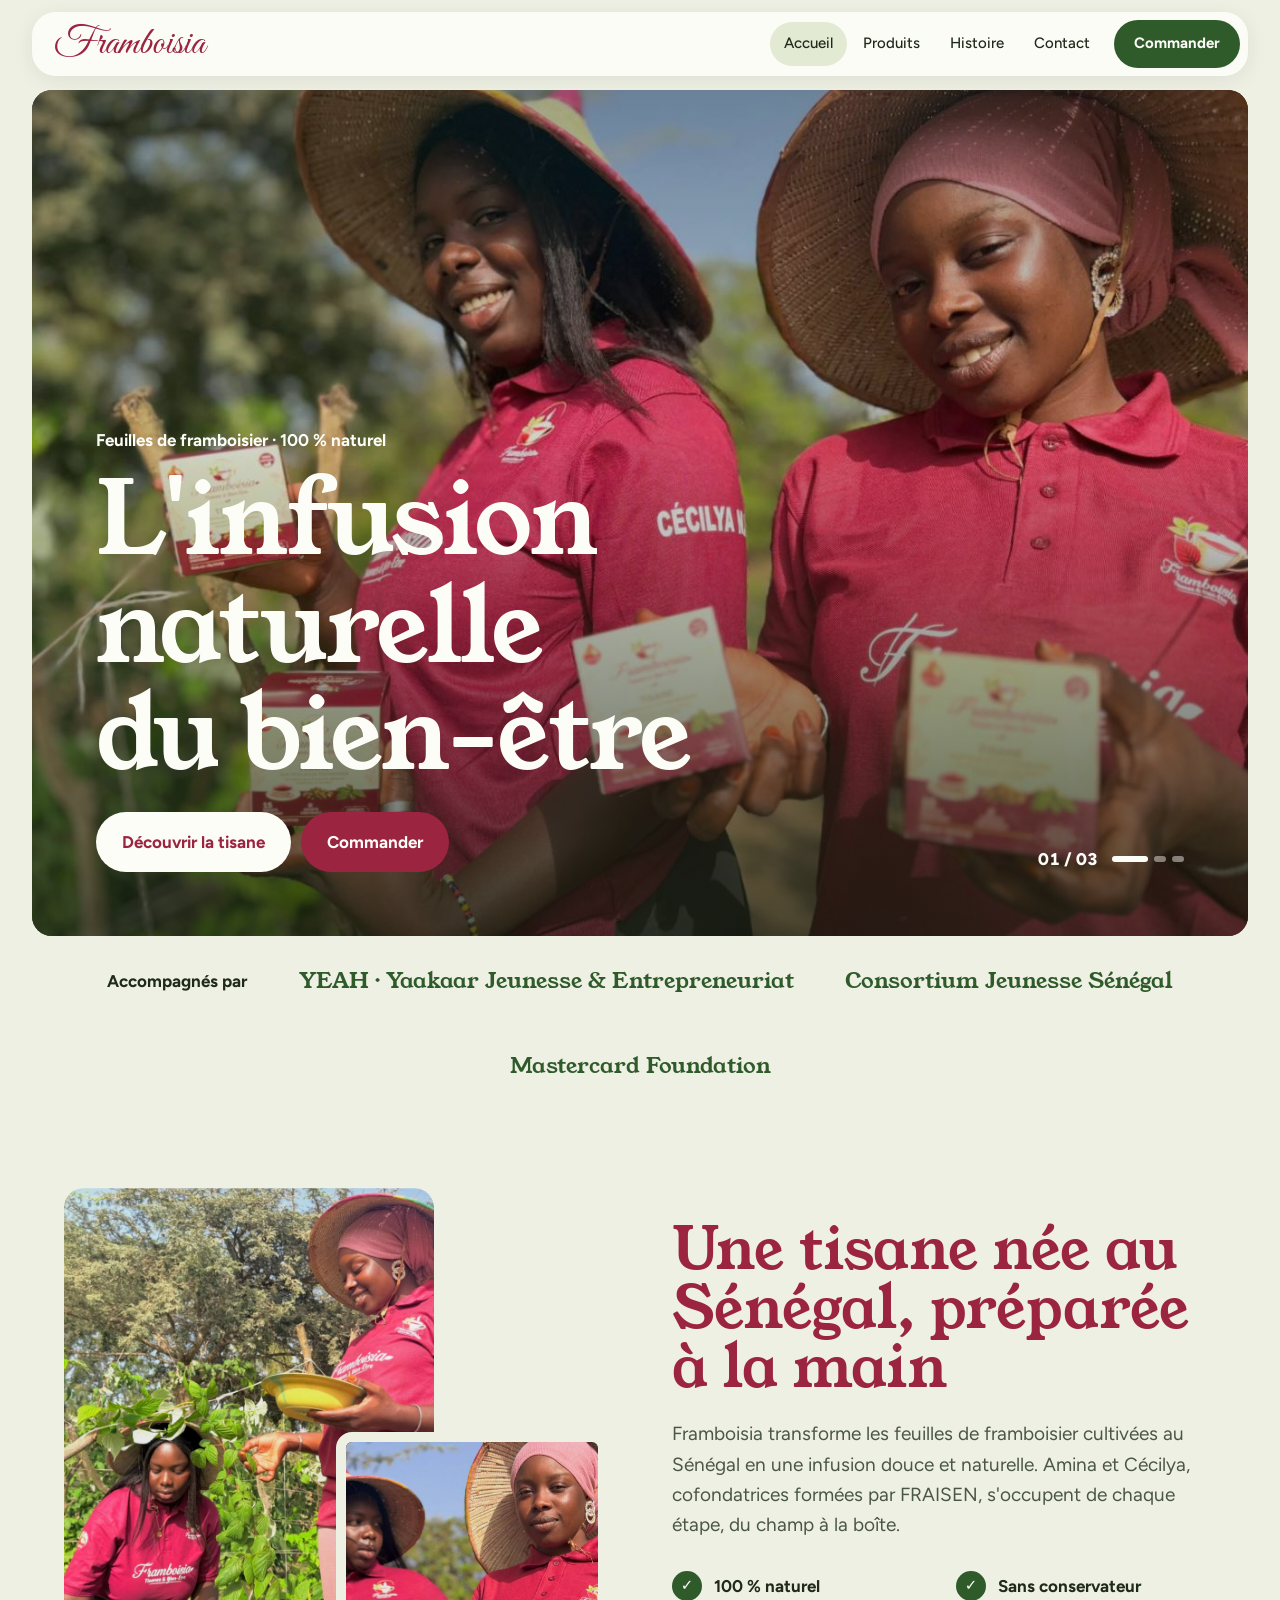
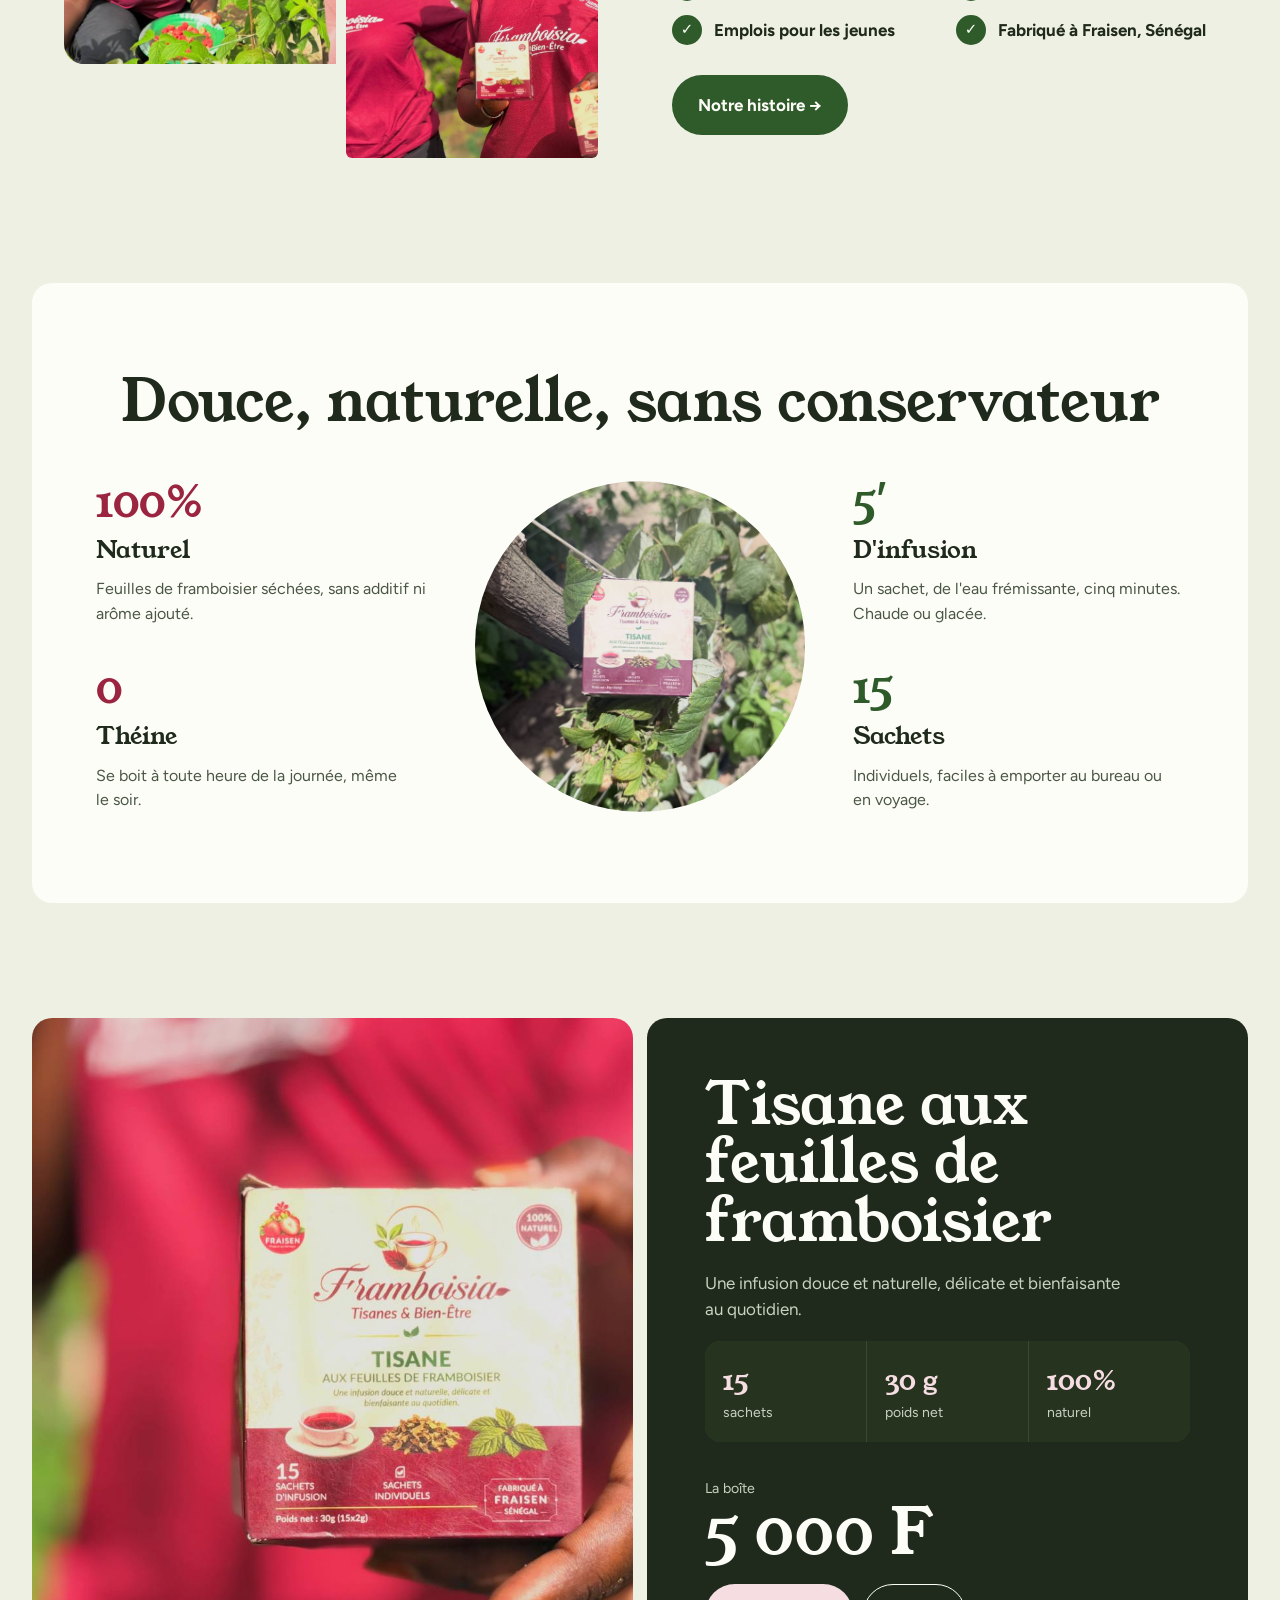
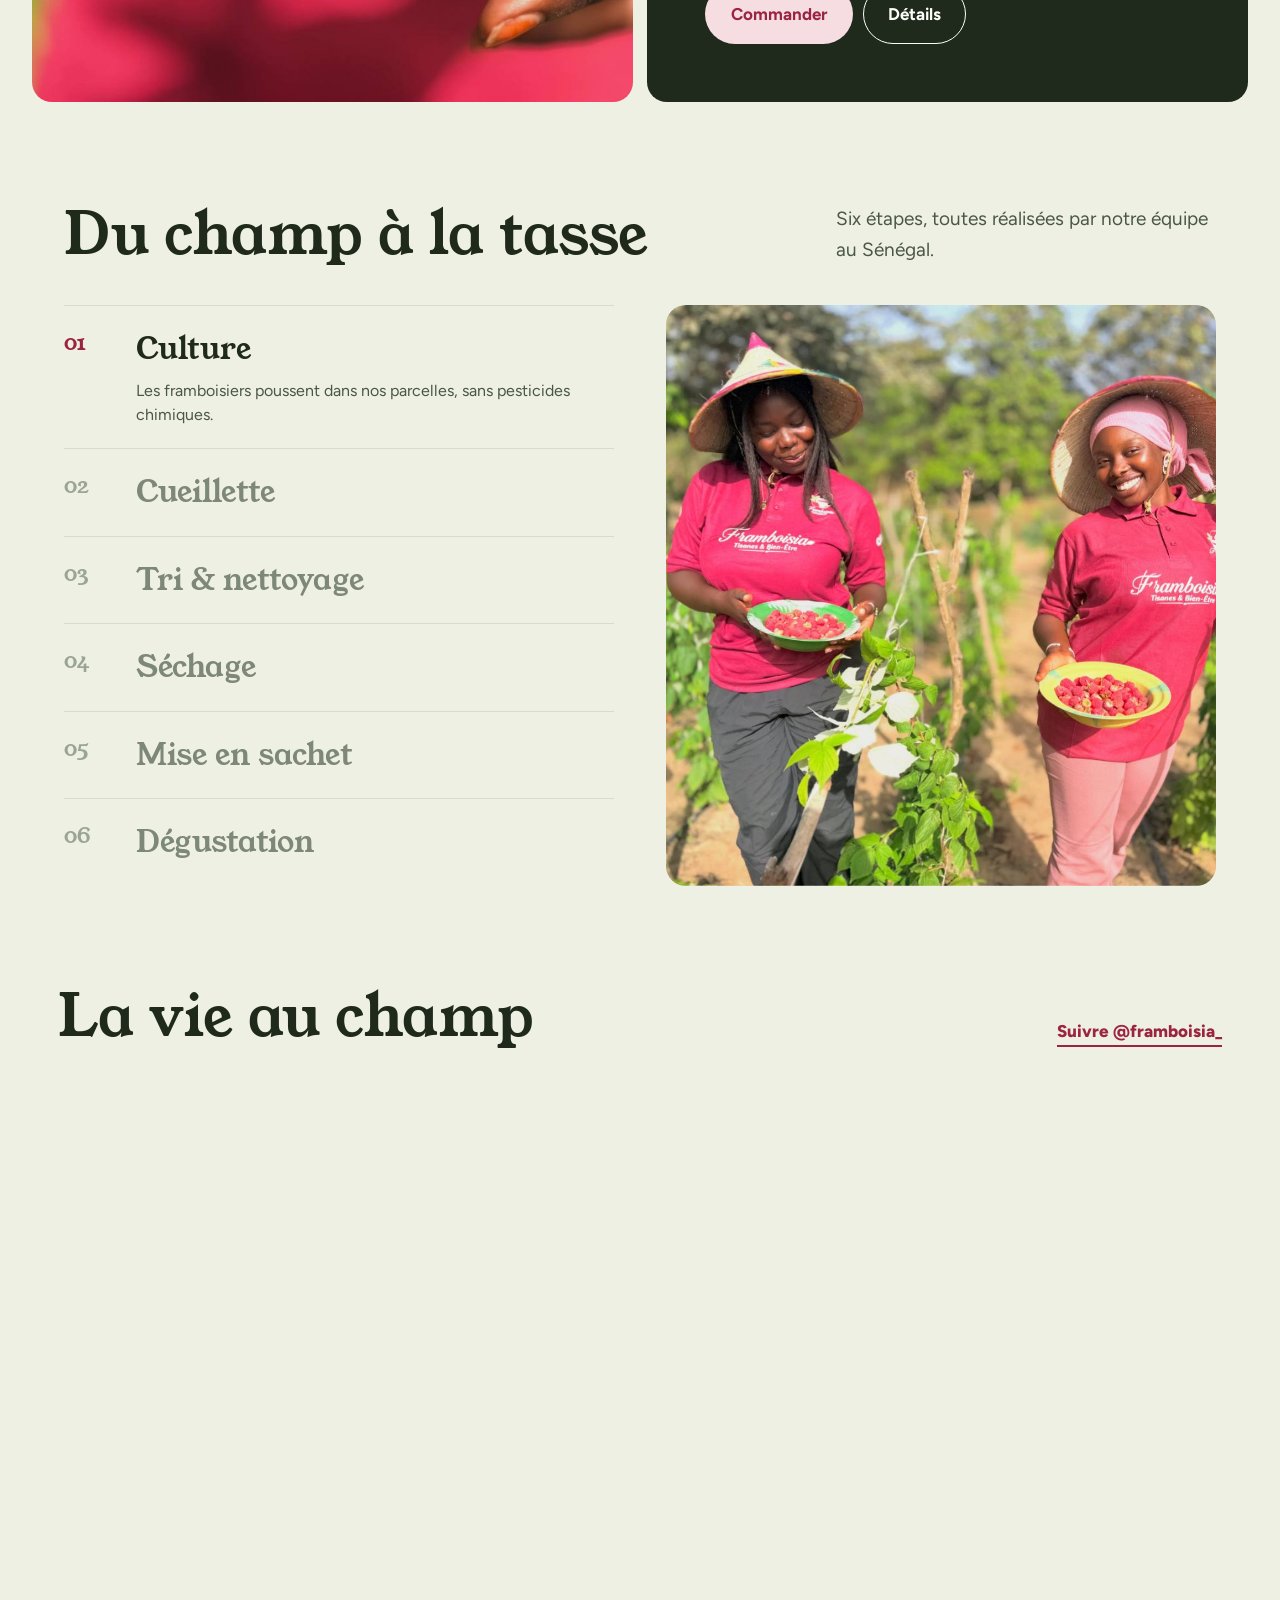
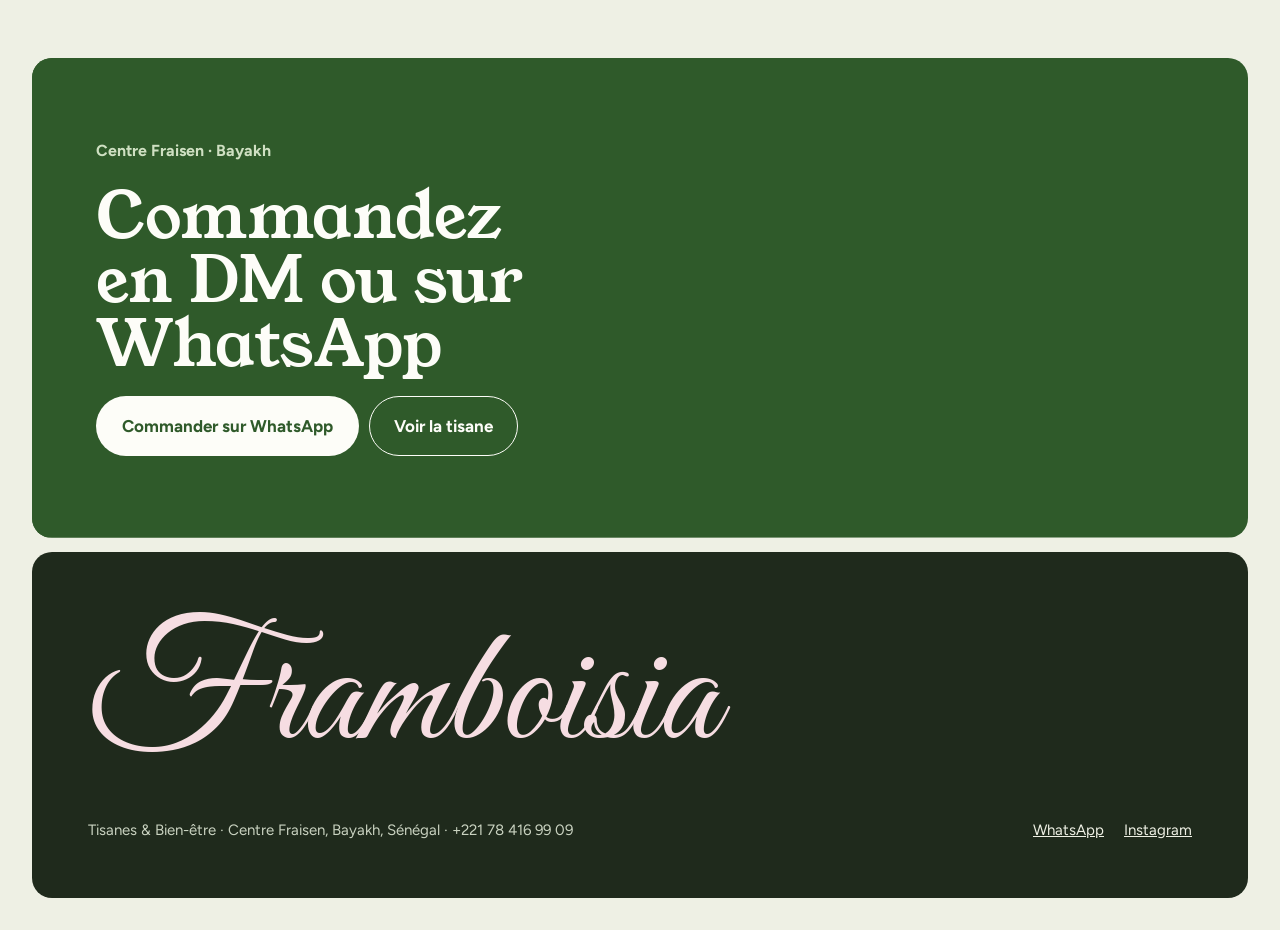
<file: index.html>
<!doctype html>
<html lang="fr">
<head>
<meta charset="utf-8">
<meta name="viewport" content="width=device-width,initial-scale=1">
<title>Framboisia · Tisane aux feuilles de framboisier</title>
<meta name="description" content="Tisane 100 % naturelle aux feuilles de framboisier, fabriquée à Fraisen (Sénégal) par Amina et Cécilya. 5 000 F la boîte. Commandes sur WhatsApp : +221 78 416 99 09.">
<meta property="og:title" content="Framboisia · L'infusion naturelle du bien-être">
<meta property="og:description" content="Tisane aux feuilles de framboisier, fabriquée à Fraisen, Sénégal.">
<meta property="og:image" content="assets/img/f04.jpg">
<link rel="icon" href="data:image/svg+xml,%3Csvg xmlns='http://www.w3.org/2000/svg' viewBox='0 0 100 100'%3E%3Ccircle cx='50' cy='50' r='46' fill='%239b2440'/%3E%3C/svg%3E">
<link rel="preconnect" href="https://fonts.googleapis.com"><link rel="preconnect" href="https://fonts.gstatic.com" crossorigin>
<link href="https://fonts.googleapis.com/css2?family=Young+Serif&family=Great+Vibes&family=Figtree:wght@400;500;700;800&display=swap" rel="stylesheet">
<link rel="stylesheet" href="assets/css/style.css">
</head>
<body>
<header class="hdr">
  <div class="hdr-in">
    <a class="logo" href="index.html">Framboisia</a>
    <nav class="nav" aria-label="Principale">
      <a href="index.html" aria-current="page">Accueil</a><a href="produits.html">Produits</a><a href="histoire.html">Histoire</a><a href="contact.html">Contact</a>
      <a class="btn btn-green" href="https://wa.me/221784169909" target="_blank" rel="noopener">Commander</a>
    </nav>
    <button class="burger" aria-label="Menu" aria-expanded="false">≡</button>
  </div>
  <nav class="mnav" aria-label="Mobile">
    <a href="index.html">Accueil</a><a href="produits.html">Produits</a><a href="histoire.html">Histoire</a><a href="contact.html">Contact</a>
    <a class="btn btn-green" href="https://wa.me/221784169909" target="_blank" rel="noopener">Commander sur WhatsApp</a>
  </nav>
</header>

<main>
  <section class="hero">
    <div class="hero-box">
      <img class="slide cover on" src="assets/img/f04.jpg" alt="Amina et Cécilya tenant des boîtes de tisane Framboisia" data-kicker="Feuilles de framboisier · 100 % naturel" data-title="L'infusion naturelle du bien-être">
      <img class="slide cover" src="assets/img/f12.jpg" alt="Boîtes Framboisia et bols de framboises" data-kicker="100 % naturel · Sans conservateur" data-title="Des feuilles cueillies à Fraisen" loading="lazy">
      <img class="slide cover" src="assets/img/f20.jpg" alt="L'équipe Framboisia au champ" data-kicker="Fabriqué à Fraisen · Sénégal" data-title="Préparée à la main, ici, chez nous" loading="lazy">
      <div class="hero-shade"></div>
      <div class="hero-txt">
        <div class="hero-copy">
          <span class="hero-k" id="hero-k">Feuilles de framboisier · 100 % naturel</span>
          <h1 id="hero-title">L'infusion naturelle du bien-être</h1>
          <div class="row"><a class="btn btn-light" href="produits.html" style="color:var(--rasp)">Découvrir la tisane</a><a class="btn btn-rasp" href="https://wa.me/221784169909" target="_blank" rel="noopener">Commander</a></div>
        </div>
        <div class="dots"><span><span id="hero-n">01</span> / 03</span><div><button class="dot on" aria-label="Photo 1"></button><button class="dot" aria-label="Photo 2"></button><button class="dot" aria-label="Photo 3"></button></div></div>
      </div>
    </div>
  </section>

  <div class="partners"><b>Accompagnés par</b><span>YEAH · Yaakaar Jeunesse &amp; Entrepreneuriat</span><span>Consortium Jeunesse Sénégal</span><span>Mastercard Foundation</span></div>

  <section class="wrap" style="padding-block:clamp(40px,6vw,80px) clamp(64px,9vw,120px)">
    <div class="grid2">
      <div class="about-pics" data-reveal>
        <div class="a"><img class="cover" src="assets/img/f06.jpg" alt="Cueillette des feuilles de framboisier" loading="lazy"></div>
        <div class="b"><img class="cover" src="assets/img/f01.jpg" alt="Boîtes de tisane Framboisia" loading="lazy"></div>
      </div>
      <div class="stack" data-reveal>
        <h2 class="h2" style="color:var(--rasp)">Une tisane née au Sénégal, préparée à la main</h2>
        <p class="lead">Framboisia transforme les feuilles de framboisier cultivées au Sénégal en une infusion douce et naturelle. Amina et Cécilya, cofondatrices formées par FRAISEN, s'occupent de chaque étape, du champ à la boîte.</p>
        <ul class="checks"><li>100 % naturel</li><li>Sans conservateur</li><li>Emplois pour les jeunes</li><li>Fabriqué à Fraisen, Sénégal</li></ul>
        <div><a class="btn btn-green" href="histoire.html">Notre histoire →</a></div>
      </div>
    </div>
  </section>

  <section class="card ben">
    <h2 class="h2" style="text-align:center" data-reveal>Douce, naturelle, sans conservateur</h2>
    <div class="ben-grid">
      <div class="ben-col">
        <div data-reveal><div class="ben-k">100%</div><h3>Naturel</h3><p>Feuilles de framboisier séchées, sans additif ni arôme ajouté.</p></div>
        <div data-reveal><div class="ben-k">0</div><h3>Théine</h3><p>Se boit à toute heure de la journée, même le soir.</p></div>
      </div>
      <div class="ben-img" data-reveal><img class="cover" src="assets/img/q08.jpg" alt="Boîte Framboisia posée sur un framboisier" loading="lazy"></div>
      <div class="ben-col r">
        <div data-reveal><div class="ben-k">5′</div><h3>D'infusion</h3><p>Un sachet, de l'eau frémissante, cinq minutes. Chaude ou glacée.</p></div>
        <div data-reveal><div class="ben-k">15</div><h3>Sachets</h3><p>Individuels, faciles à emporter au bureau ou en voyage.</p></div>
      </div>
    </div>
  </section>

  <section style="padding:clamp(64px,9vw,120px) var(--gut) 0">
    <div class="spot" data-reveal>
      <div class="spot-img"><img class="cover" src="assets/img/f09.jpg" alt="Boîte de tisane Framboisia en gros plan" loading="lazy"></div>
      <div class="spot-card">
        <div class="stack" style="gap:18px">
          <h2 class="h2">Tisane aux feuilles de framboisier</h2>
          <p>Une infusion douce et naturelle, délicate et bienfaisante au quotidien.</p>
          <div class="stats"><div><b>15</b>sachets</div><div><b>30 g</b>poids net</div><div><b>100%</b>naturel</div></div>
        </div>
        <div style="display:flex;align-items:flex-end;justify-content:space-between;gap:20px;flex-wrap:wrap">
          <div><small style="color:#c9d2c0">La boîte</small><div class="price">5 000 F</div></div>
          <div class="row"><a class="btn" style="background:var(--pink);color:var(--rasp)" href="https://wa.me/221784169909" target="_blank" rel="noopener">Commander</a><a class="btn btn-ghost" href="produits.html">Détails</a></div>
        </div>
      </div>
    </div>
  </section>

  <section class="wrap sec">
    <div style="display:flex;justify-content:space-between;align-items:flex-end;gap:20px;flex-wrap:wrap;margin-bottom:40px" data-reveal>
      <h2 class="h2">Du champ à la tasse</h2>
      <p class="lead" style="max-width:380px">Six étapes, toutes réalisées par notre équipe au Sénégal.</p>
    </div>
    <div class="jgrid">
      <div>
        <button class="jstep on" aria-expanded="true"><span class="n">01</span><span><span class="t">Culture</span><span class="d"><span>Les framboisiers poussent dans nos parcelles, sans pesticides chimiques.</span></span></span></button>
        <button class="jstep" aria-expanded="false"><span class="n">02</span><span><span class="t">Cueillette</span><span class="d"><span>Les plus belles feuilles sont cueillies à la main.</span></span></span></button>
        <button class="jstep" aria-expanded="false"><span class="n">03</span><span><span class="t">Tri &amp; nettoyage</span><span class="d"><span>Chaque feuille est triée et nettoyée avec soin.</span></span></span></button>
        <button class="jstep" aria-expanded="false"><span class="n">04</span><span><span class="t">Séchage</span><span class="d"><span>Un séchage lent pour garder tout leur arôme.</span></span></span></button>
        <button class="jstep" aria-expanded="false"><span class="n">05</span><span><span class="t">Mise en sachet</span><span class="d"><span>Conditionnées en sachets individuels, 15 par boîte.</span></span></span></button>
        <button class="jstep" aria-expanded="false"><span class="n">06</span><span><span class="t">Dégustation</span><span class="d"><span>Cinq minutes dans une eau frémissante, et c'est prêt.</span></span></span></button>
      </div>
      <div class="jpics" data-reveal>
        <img class="cover on" src="assets/img/f15.jpg" alt="Parcelle de framboisiers" loading="lazy">
        <img class="cover" src="assets/img/f17.jpg" alt="Cueillette à la main" loading="lazy">
        <img class="cover" src="assets/img/f07.jpg" alt="Bols de framboises" loading="lazy">
        <img class="cover" src="assets/img/f10.jpg" alt="Récolte et boîtes" loading="lazy">
        <img class="cover" src="assets/img/f18.jpg" alt="Boîtes de tisane" loading="lazy">
        <img class="cover" src="assets/img/f08.jpg" alt="Boîte prête à déguster" loading="lazy">
      </div>
    </div>
  </section>

  <section style="padding:0 var(--gut)">
    <div style="display:flex;justify-content:space-between;align-items:flex-end;gap:16px;flex-wrap:wrap;padding:0 clamp(10px,2vw,32px) 28px" data-reveal>
      <h2 class="h2">La vie au champ</h2>
      <a href="https://instagram.com/framboisia_" target="_blank" rel="noopener" style="font-weight:800;text-decoration:none;border-bottom:2px solid">Suivre @framboisia_</a>
    </div>
    <div class="gal">
      <a href="https://instagram.com/framboisia_" target="_blank" rel="noopener" data-reveal="img"><img class="cover" src="assets/img/f02.jpg" alt="Cueillette" loading="lazy"></a>
      <a href="https://instagram.com/framboisia_" target="_blank" rel="noopener" data-reveal="img"><img class="cover" src="assets/img/f07.jpg" alt="Framboises" loading="lazy"></a>
      <a href="https://instagram.com/framboisia_" target="_blank" rel="noopener" data-reveal="img"><img class="cover" src="assets/img/f10.jpg" alt="Amina au champ" loading="lazy"></a>
      <a href="https://instagram.com/framboisia_" target="_blank" rel="noopener" data-reveal="img"><img class="cover" src="assets/img/f14.jpg" alt="Amina et Cécilya" loading="lazy"></a>
      <a href="https://instagram.com/framboisia_" target="_blank" rel="noopener" data-reveal="img"><img class="cover" src="assets/img/f16.jpg" alt="Récolte des feuilles" loading="lazy"></a>
      <a href="https://instagram.com/framboisia_" target="_blank" rel="noopener" data-reveal="img"><img class="cover" src="assets/img/f19.jpg" alt="Boîtes Framboisia" loading="lazy"></a>
    </div>
  </section>

  <section style="padding:clamp(56px,8vw,104px) var(--gut) 0">
    <div class="cta" data-reveal>
      <video src="assets/video/champ.mp4" autoplay muted loop playsinline preload="metadata" aria-hidden="true"></video>
      <div class="cta-in">
        <small>Centre Fraisen · Bayakh</small>
        <h2 class="h2" style="font-size:clamp(36px,5vw,68px);line-height:1">Commandez en DM ou sur WhatsApp</h2>
        <div class="row"><a class="btn btn-light" href="https://wa.me/221784169909" target="_blank" rel="noopener">Commander sur WhatsApp</a><a class="btn btn-ghost" href="produits.html">Voir la tisane</a></div>
      </div>
    </div>
  </section>
</main>

<footer class="ftr">
  <div class="big">Framboisia</div>
  <div class="ftr-row"><span>Tisanes &amp; Bien-être · Centre Fraisen, Bayakh, Sénégal · +221 78 416 99 09</span><span class="row" style="gap:20px"><a href="https://wa.me/221784169909" target="_blank" rel="noopener">WhatsApp</a><a href="https://instagram.com/framboisia_" target="_blank" rel="noopener">Instagram</a></span></div>
</footer>
<a class="btn btn-green fab" href="https://wa.me/221784169909" target="_blank" rel="noopener">Commander</a>
<script src="assets/js/main.js"></script>
</body>
</html>
</file>
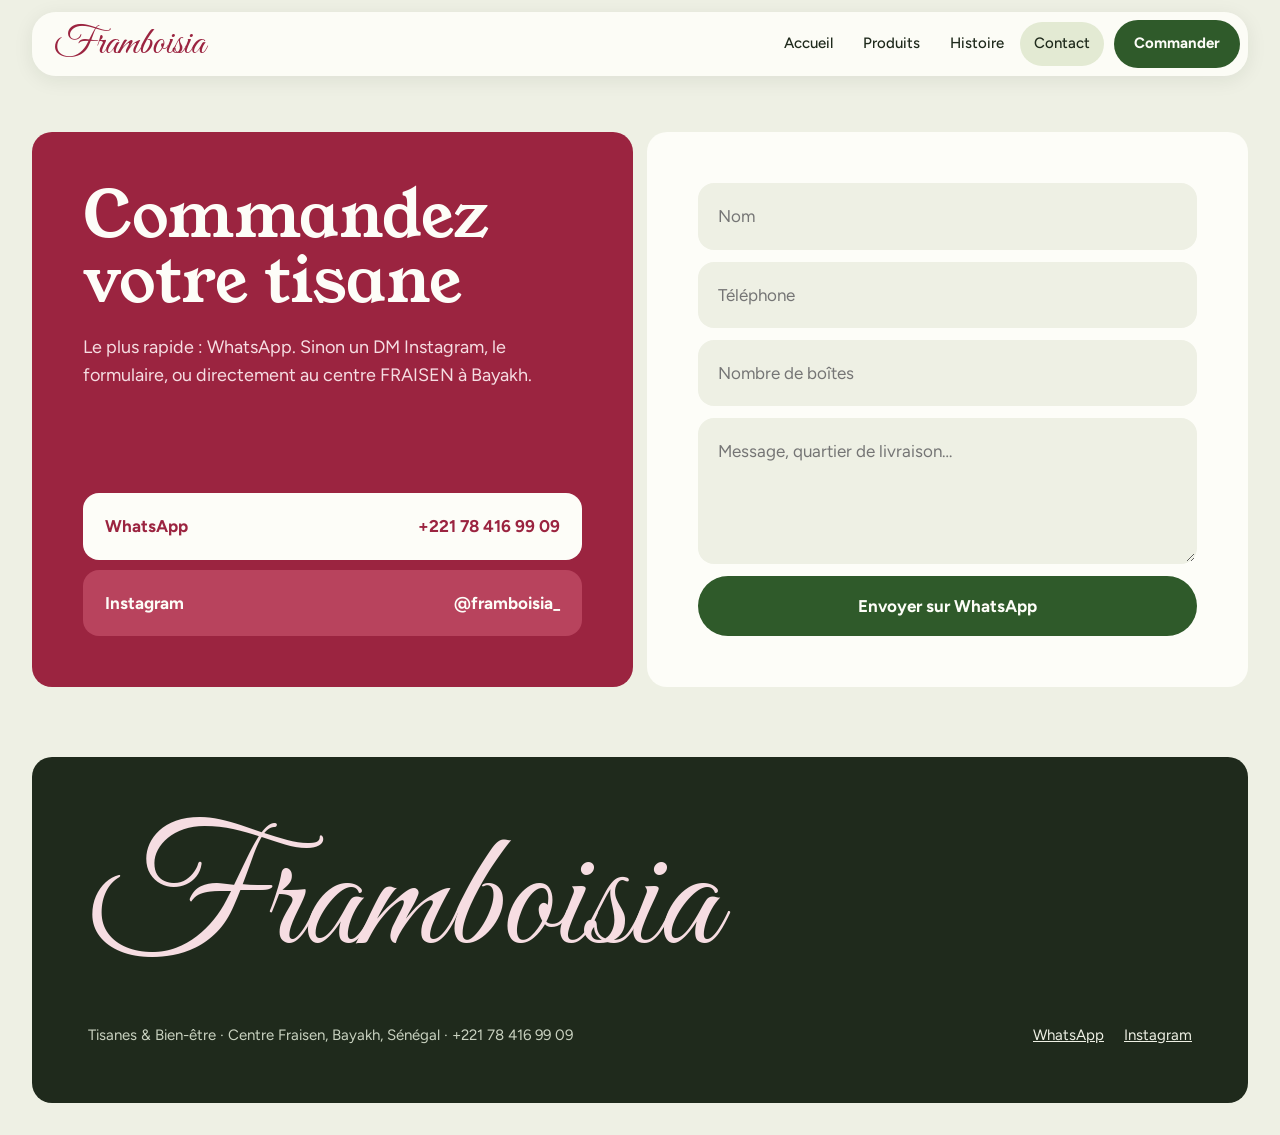
<file: contact.html>
<!doctype html>
<html lang="fr">
<head>
<meta charset="utf-8">
<meta name="viewport" content="width=device-width,initial-scale=1">
<title>Contact · Framboisia</title>
<meta name="description" content="Commandez la tisane Framboisia sur WhatsApp au +221 78 416 99 09 ou au centre FRAISEN à Bayakh.">
<meta property="og:title" content="Framboisia · L'infusion naturelle du bien-être">
<meta property="og:description" content="Tisane aux feuilles de framboisier, fabriquée à Fraisen, Sénégal.">
<meta property="og:image" content="assets/img/f04.jpg">
<link rel="icon" href="data:image/svg+xml,%3Csvg xmlns='http://www.w3.org/2000/svg' viewBox='0 0 100 100'%3E%3Ccircle cx='50' cy='50' r='46' fill='%239b2440'/%3E%3C/svg%3E">
<link rel="preconnect" href="https://fonts.googleapis.com"><link rel="preconnect" href="https://fonts.gstatic.com" crossorigin>
<link href="https://fonts.googleapis.com/css2?family=Young+Serif&family=Great+Vibes&family=Figtree:wght@400;500;700;800&display=swap" rel="stylesheet">
<link rel="stylesheet" href="assets/css/style.css">
</head>
<body>
<header class="hdr">
  <div class="hdr-in">
    <a class="logo" href="index.html">Framboisia</a>
    <nav class="nav" aria-label="Principale">
      <a href="index.html">Accueil</a><a href="produits.html">Produits</a><a href="histoire.html">Histoire</a><a href="contact.html" aria-current="page">Contact</a>
      <a class="btn btn-green" href="https://wa.me/221784169909" target="_blank" rel="noopener">Commander</a>
    </nav>
    <button class="burger" aria-label="Menu" aria-expanded="false">≡</button>
  </div>
  <nav class="mnav" aria-label="Mobile">
    <a href="index.html">Accueil</a><a href="produits.html">Produits</a><a href="histoire.html">Histoire</a><a href="contact.html">Contact</a>
    <a class="btn btn-green" href="https://wa.me/221784169909" target="_blank" rel="noopener">Commander sur WhatsApp</a>
  </nav>
</header>

<main>
  <section class="contact">
    <div class="cbox" data-reveal>
      <h1 style="font-size:clamp(38px,5vw,64px);line-height:1.02">Commandez votre tisane</h1>
      <p style="font-size:18px">Le plus rapide : WhatsApp. Sinon un DM Instagram, le formulaire, ou directement au centre FRAISEN à Bayakh.</p>
      <div class="stack" style="gap:10px;margin-top:auto">
        <a class="clink a" href="https://wa.me/221784169909" target="_blank" rel="noopener"><span>WhatsApp</span><span>+221 78 416 99 09</span></a>
        <a class="clink b" href="https://instagram.com/framboisia_" target="_blank" rel="noopener"><span>Instagram</span><span>@framboisia_</span></a>
      </div>
    </div>
    <form class="card form" id="cform" data-reveal>
      <input name="nom" required placeholder="Nom" autocomplete="name" aria-label="Nom">
      <input name="tel" type="tel" required placeholder="Téléphone" autocomplete="tel" aria-label="Téléphone">
      <input name="qte" type="number" min="1" placeholder="Nombre de boîtes" aria-label="Nombre de boîtes">
      <textarea name="msg" rows="4" placeholder="Message, quartier de livraison…" aria-label="Message"></textarea>
      <button class="btn btn-green" type="submit">Envoyer sur WhatsApp</button>
    </form>
  </section>
</main>

<footer class="ftr">
  <div class="big">Framboisia</div>
  <div class="ftr-row"><span>Tisanes &amp; Bien-être · Centre Fraisen, Bayakh, Sénégal · +221 78 416 99 09</span><span class="row" style="gap:20px"><a href="https://wa.me/221784169909" target="_blank" rel="noopener">WhatsApp</a><a href="https://instagram.com/framboisia_" target="_blank" rel="noopener">Instagram</a></span></div>
</footer>
<a class="btn btn-green fab" href="https://wa.me/221784169909" target="_blank" rel="noopener">Commander</a>
<script src="assets/js/main.js"></script>
</body>
</html>
</file>
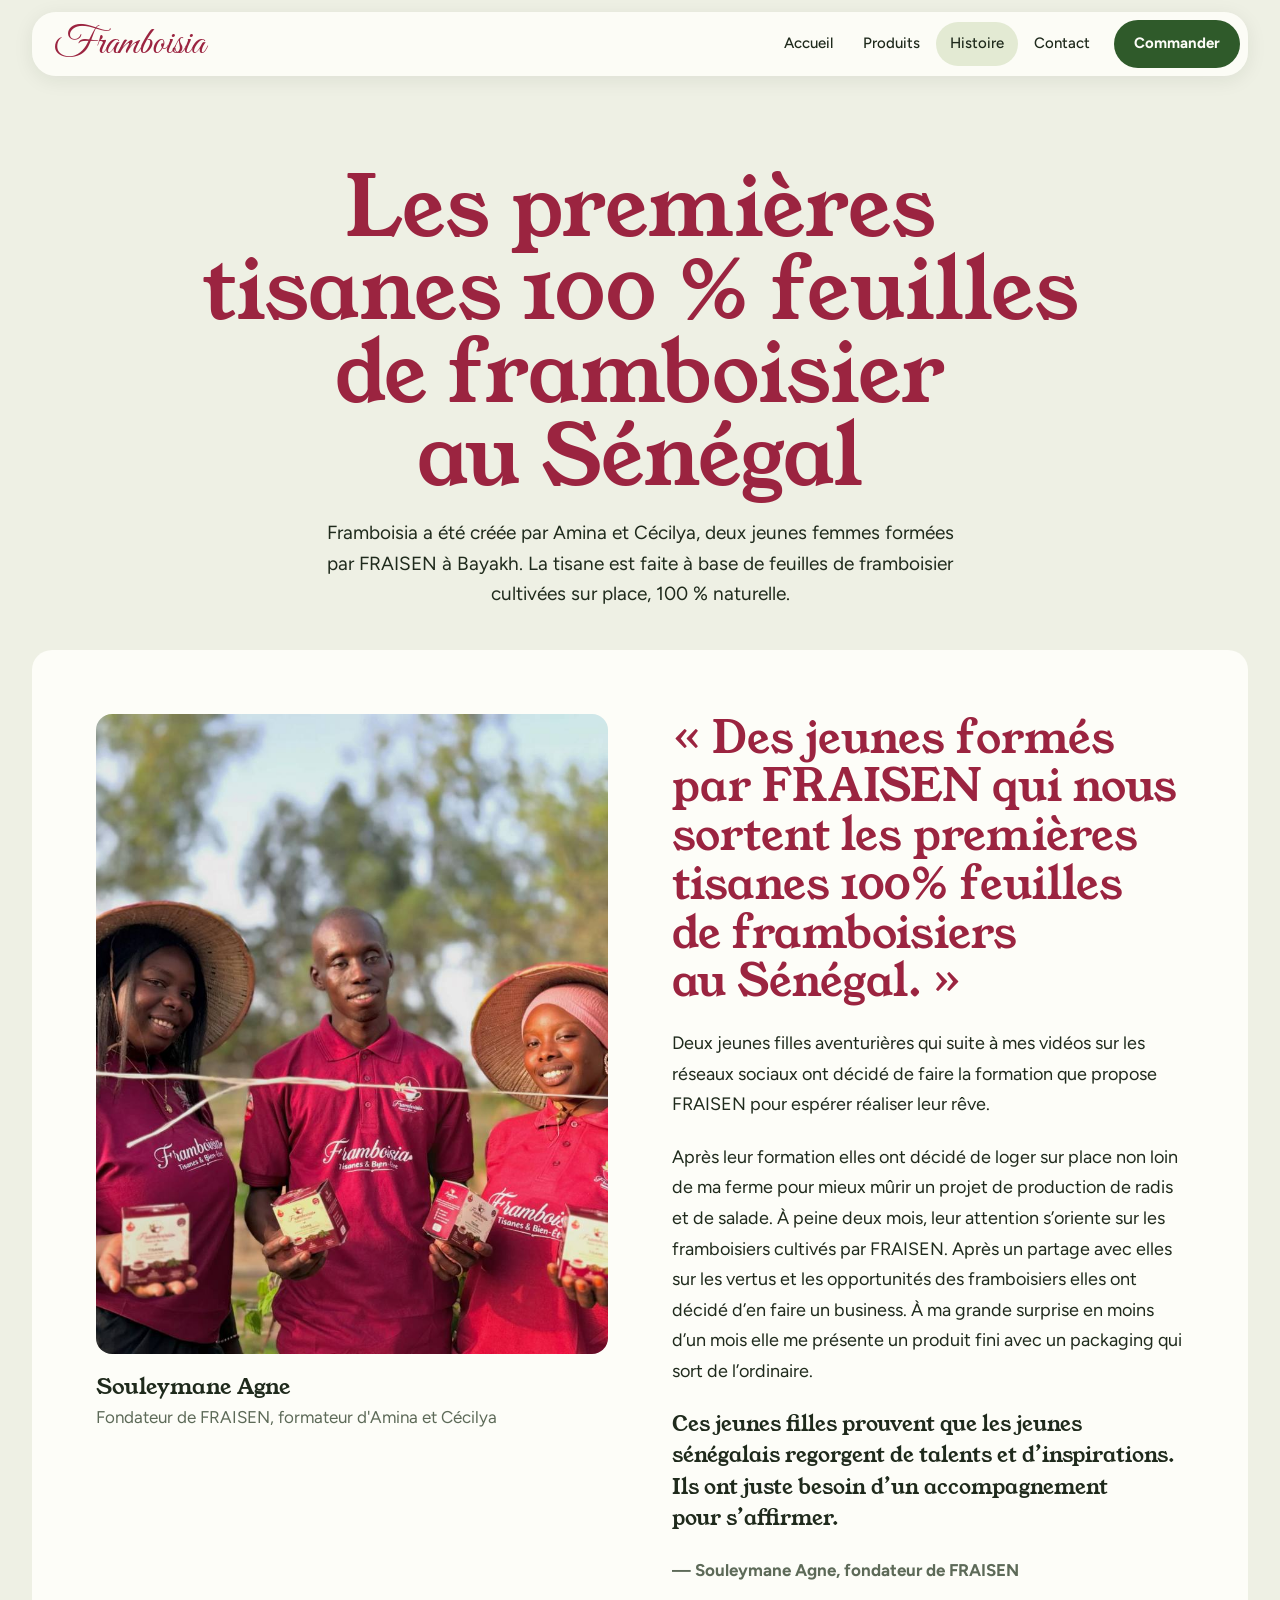
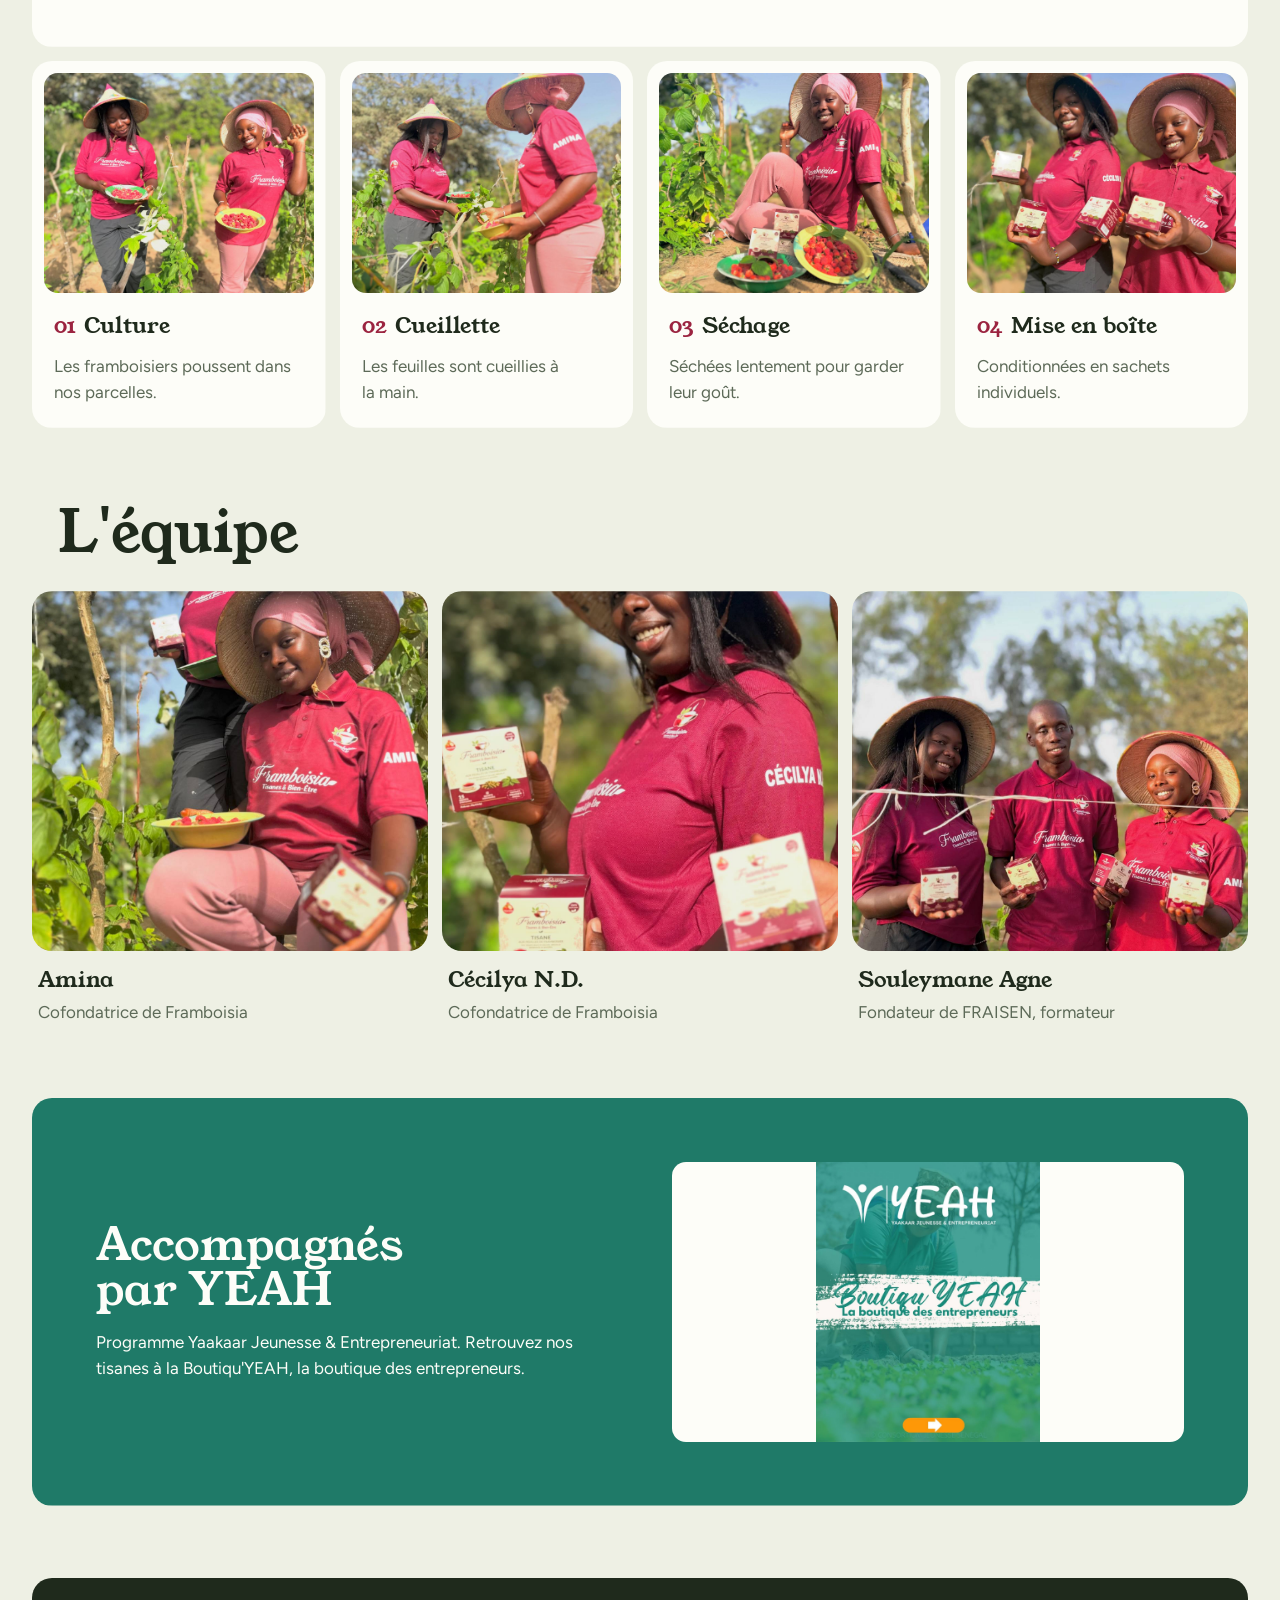
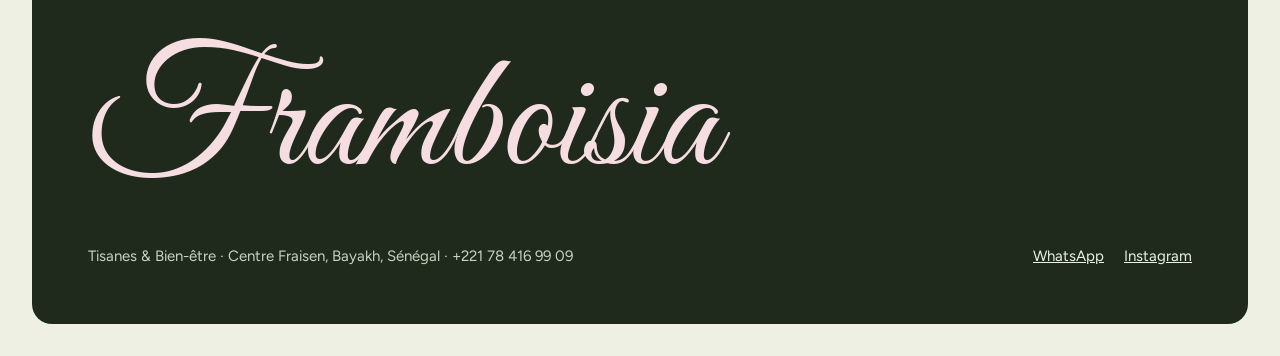
<file: histoire.html>
<!doctype html>
<html lang="fr">
<head>
<meta charset="utf-8">
<meta name="viewport" content="width=device-width,initial-scale=1">
<title>Notre histoire · Framboisia</title>
<meta name="description" content="Amina et Cécilya, formées par FRAISEN, créent les premières tisanes 100 % feuilles de framboisier au Sénégal.">
<meta property="og:title" content="Framboisia · L'infusion naturelle du bien-être">
<meta property="og:description" content="Tisane aux feuilles de framboisier, fabriquée à Fraisen, Sénégal.">
<meta property="og:image" content="assets/img/f04.jpg">
<link rel="icon" href="data:image/svg+xml,%3Csvg xmlns='http://www.w3.org/2000/svg' viewBox='0 0 100 100'%3E%3Ccircle cx='50' cy='50' r='46' fill='%239b2440'/%3E%3C/svg%3E">
<link rel="preconnect" href="https://fonts.googleapis.com"><link rel="preconnect" href="https://fonts.gstatic.com" crossorigin>
<link href="https://fonts.googleapis.com/css2?family=Young+Serif&family=Great+Vibes&family=Figtree:wght@400;500;700;800&display=swap" rel="stylesheet">
<link rel="stylesheet" href="assets/css/style.css">
</head>
<body>
<header class="hdr">
  <div class="hdr-in">
    <a class="logo" href="index.html">Framboisia</a>
    <nav class="nav" aria-label="Principale">
      <a href="index.html">Accueil</a><a href="produits.html">Produits</a><a href="histoire.html" aria-current="page">Histoire</a><a href="contact.html">Contact</a>
      <a class="btn btn-green" href="https://wa.me/221784169909" target="_blank" rel="noopener">Commander</a>
    </nav>
    <button class="burger" aria-label="Menu" aria-expanded="false">≡</button>
  </div>
  <nav class="mnav" aria-label="Mobile">
    <a href="index.html">Accueil</a><a href="produits.html">Produits</a><a href="histoire.html">Histoire</a><a href="contact.html">Contact</a>
    <a class="btn btn-green" href="https://wa.me/221784169909" target="_blank" rel="noopener">Commander sur WhatsApp</a>
  </nav>
</header>

<main>
  <section class="wrap center" style="padding-block:clamp(48px,7vw,96px) 40px" data-reveal>
    <h1 class="h1" style="max-width:960px">Les premières tisanes 100 % feuilles de framboisier au Sénégal</h1>
    <p class="lead" style="max-width:640px;font-size:19px;color:var(--ink)">Framboisia a été créée par Amina et Cécilya, deux jeunes femmes formées par FRAISEN à Bayakh. La tisane est faite à base de feuilles de framboisier cultivées sur place, 100 % naturelle.</p>
  </section>
  <section class="card quote grid2" style="align-items:start" data-reveal>
    <figure style="margin:0;display:flex;flex-direction:column;gap:16px">
      <img class="cover" src="assets/img/f13.jpg" alt="Souleymane Agne avec Amina et Cécilya" style="aspect-ratio:4/5;border-radius:16px" loading="lazy">
      <figcaption><b style="font-family:var(--serif);font-weight:400;font-size:22px">Souleymane Agne</b><br><span style="color:var(--muted2)">Fondateur de FRAISEN, formateur d'Amina et Cécilya</span></figcaption>
    </figure>
    <blockquote>
      <h2>« Des jeunes formés par FRAISEN qui nous sortent les premières tisanes 100% feuilles de framboisiers au Sénégal. »</h2>
      <p>Deux jeunes filles aventurières qui suite à mes vidéos sur les réseaux sociaux ont décidé de faire la formation que propose FRAISEN pour espérer réaliser leur rêve.</p>
      <p>Après leur formation elles ont décidé de loger sur place non loin de ma ferme pour mieux mûrir un projet de production de radis et de salade. À peine deux mois, leur attention s’oriente sur les framboisiers cultivés par FRAISEN. Après un partage avec elles sur les vertus et les opportunités des framboisiers elles ont décidé d’en faire un business. À ma grande surprise en moins d’un mois elle me présente un produit fini avec un packaging qui sort de l’ordinaire.</p>
      <p class="em">Ces jeunes filles prouvent que les jeunes sénégalais regorgent de talents et d’inspirations. Ils ont juste besoin d’un accompagnement pour s’affirmer.</p>
      <footer style="font-weight:700;color:var(--muted2)">— Souleymane Agne, fondateur de FRAISEN</footer>
    </blockquote>
  </section>
  <section class="cards4">
    <div class="card jcard" data-reveal><img class="cover" src="assets/img/f15.jpg" alt="Parcelle" loading="lazy"><h3><span>01</span>Culture</h3><p>Les framboisiers poussent dans nos parcelles.</p></div>
    <div class="card jcard" data-reveal><img class="cover" src="assets/img/f16.jpg" alt="Cueillette" loading="lazy"><h3><span>02</span>Cueillette</h3><p>Les feuilles sont cueillies à la main.</p></div>
    <div class="card jcard" data-reveal><img class="cover" src="assets/img/f10.jpg" alt="Séchage" loading="lazy"><h3><span>03</span>Séchage</h3><p>Séchées lentement pour garder leur goût.</p></div>
    <div class="card jcard" data-reveal><img class="cover" src="assets/img/f18.jpg" alt="Mise en boîte" loading="lazy"><h3><span>04</span>Mise en boîte</h3><p>Conditionnées en sachets individuels.</p></div>
  </section>
  <section style="padding:clamp(40px,6vw,80px) var(--gut) 0">
    <h2 class="h2" style="padding:0 clamp(10px,2vw,32px) 28px" data-reveal>L'équipe</h2>
    <div class="cards4 team" style="padding:0">
      <div data-reveal><img class="cover" src="assets/img/f05.jpg" alt="Amina" loading="lazy"><h3>Amina</h3><p>Cofondatrice de Framboisia</p></div>
      <div data-reveal><img class="cover" src="assets/img/cecilya.png" alt="Cécilya N.D." loading="lazy"><h3>Cécilya N.D.</h3><p>Cofondatrice de Framboisia</p></div>
      <div data-reveal><img class="cover" src="assets/img/f13.jpg" alt="Souleymane Agne" loading="lazy" style="object-position:50% 30%"><h3>Souleymane Agne</h3><p>Fondateur de FRAISEN, formateur</p></div>
    </div>
  </section>
  <section class="yeah grid2" data-reveal>
    <div class="stack" style="gap:16px"><h2 class="h2" style="font-size:clamp(30px,3.5vw,48px)">Accompagnés par YEAH</h2><p style="font-size:17px">Programme Yaakaar Jeunesse &amp; Entrepreneuriat. Retrouvez nos tisanes à la Boutiqu'YEAH, la boutique des entrepreneurs.</p></div>
    <img src="assets/img/q01.jpg" alt="Boutiqu'YEAH, la boutique des entrepreneurs" loading="lazy">
  </section>
</main>

<footer class="ftr">
  <div class="big">Framboisia</div>
  <div class="ftr-row"><span>Tisanes &amp; Bien-être · Centre Fraisen, Bayakh, Sénégal · +221 78 416 99 09</span><span class="row" style="gap:20px"><a href="https://wa.me/221784169909" target="_blank" rel="noopener">WhatsApp</a><a href="https://instagram.com/framboisia_" target="_blank" rel="noopener">Instagram</a></span></div>
</footer>
<a class="btn btn-green fab" href="https://wa.me/221784169909" target="_blank" rel="noopener">Commander</a>
<script src="assets/js/main.js"></script>
</body>
</html>
</file>
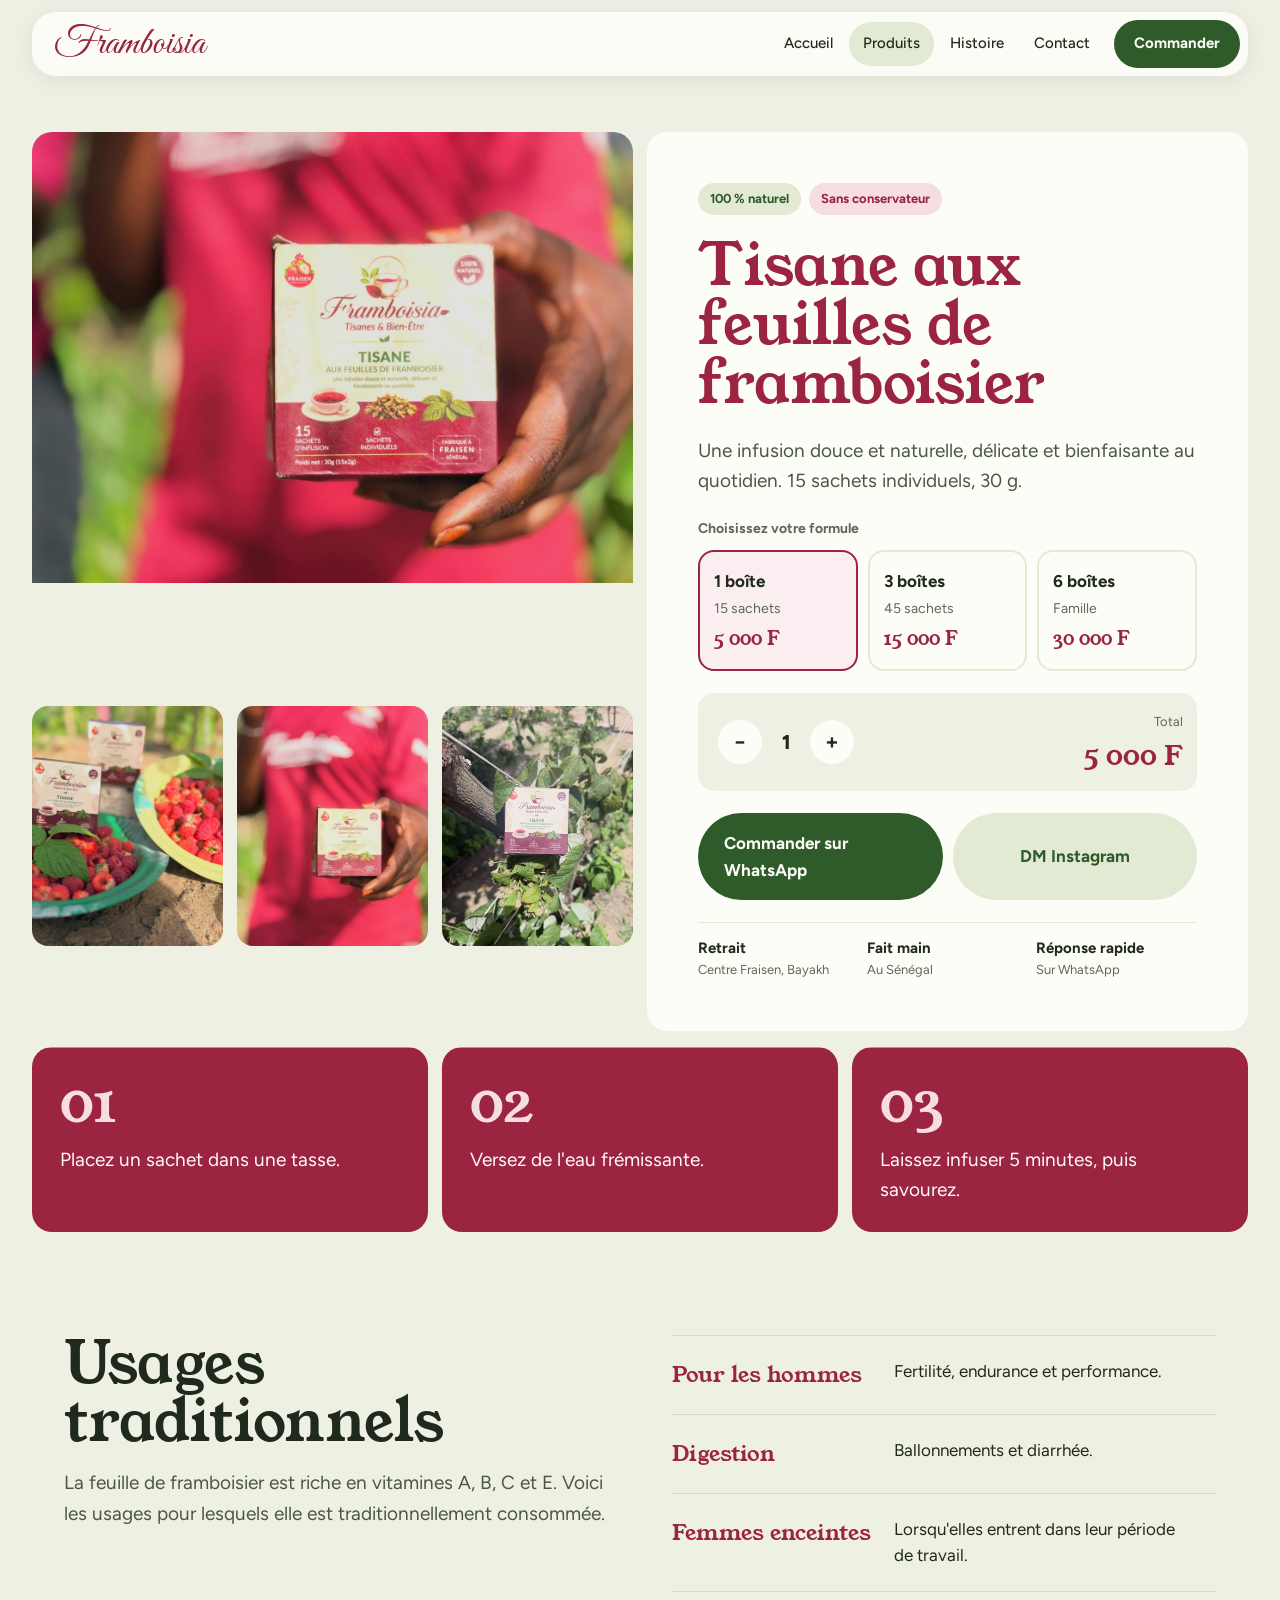
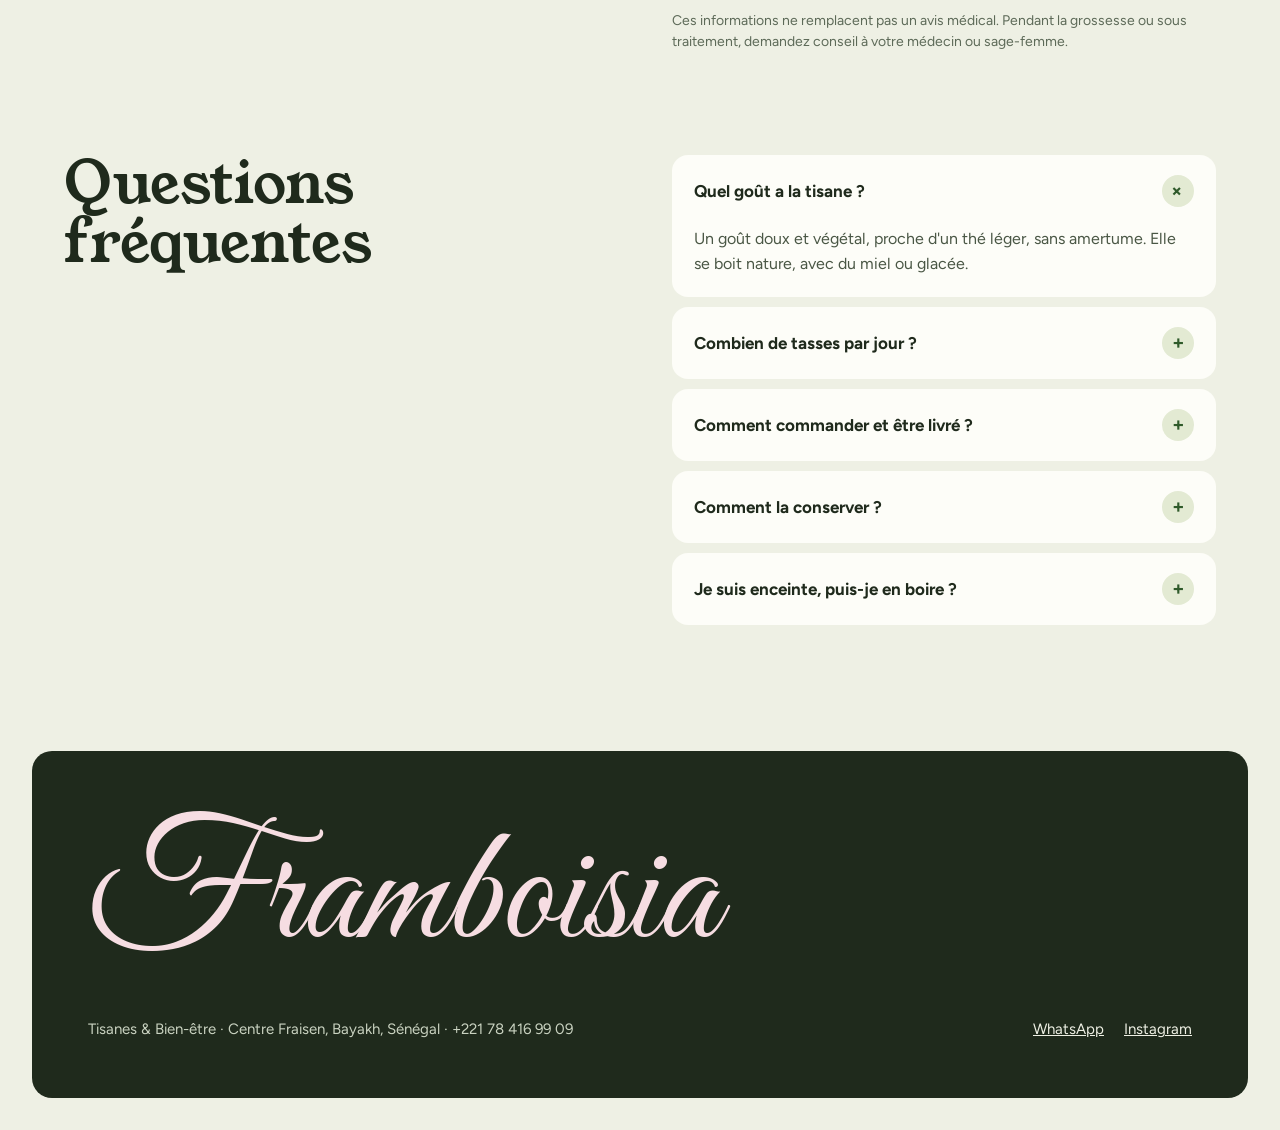
<file: produits.html>
<!doctype html>
<html lang="fr">
<head>
<meta charset="utf-8">
<meta name="viewport" content="width=device-width,initial-scale=1">
<title>Tisane aux feuilles de framboisier · Framboisia</title>
<meta name="description" content="Tisane 100 % naturelle aux feuilles de framboisier, 15 sachets, 5 000 F la boîte. Commande sur WhatsApp.">
<meta property="og:title" content="Framboisia · L'infusion naturelle du bien-être">
<meta property="og:description" content="Tisane aux feuilles de framboisier, fabriquée à Fraisen, Sénégal.">
<meta property="og:image" content="assets/img/f04.jpg">
<link rel="icon" href="data:image/svg+xml,%3Csvg xmlns='http://www.w3.org/2000/svg' viewBox='0 0 100 100'%3E%3Ccircle cx='50' cy='50' r='46' fill='%239b2440'/%3E%3C/svg%3E">
<link rel="preconnect" href="https://fonts.googleapis.com"><link rel="preconnect" href="https://fonts.gstatic.com" crossorigin>
<link href="https://fonts.googleapis.com/css2?family=Young+Serif&family=Great+Vibes&family=Figtree:wght@400;500;700;800&display=swap" rel="stylesheet">
<link rel="stylesheet" href="assets/css/style.css">
</head>
<body>
<header class="hdr">
  <div class="hdr-in">
    <a class="logo" href="index.html">Framboisia</a>
    <nav class="nav" aria-label="Principale">
      <a href="index.html">Accueil</a><a href="produits.html" aria-current="page">Produits</a><a href="histoire.html">Histoire</a><a href="contact.html">Contact</a>
      <a class="btn btn-green" href="https://wa.me/221784169909" target="_blank" rel="noopener">Commander</a>
    </nav>
    <button class="burger" aria-label="Menu" aria-expanded="false">≡</button>
  </div>
  <nav class="mnav" aria-label="Mobile">
    <a href="index.html">Accueil</a><a href="produits.html">Produits</a><a href="histoire.html">Histoire</a><a href="contact.html">Contact</a>
    <a class="btn btn-green" href="https://wa.me/221784169909" target="_blank" rel="noopener">Commander sur WhatsApp</a>
  </nav>
</header>

<main>
  <section class="prod">
    <div data-reveal>
      <div class="prod-main"><img class="cover" src="assets/img/f09.jpg" alt="Boîte de tisane Framboisia"></div>
      <div class="thumbs"><img class="cover" src="assets/img/f11.jpg" alt="Boîtes et framboises" loading="lazy"><img class="cover" src="assets/img/f08.jpg" alt="Boîte tenue à la main" loading="lazy"><img class="cover" src="assets/img/q08.jpg" alt="Boîte sur un framboisier" loading="lazy"></div>
    </div>
    <div class="card buy" data-reveal>
      <div class="tags"><span class="tag">100 % naturel</span><span class="tag p">Sans conservateur</span></div>
      <h1 class="h1" style="font-size:clamp(36px,4.5vw,58px);line-height:1.02">Tisane aux feuilles de framboisier</h1>
      <p class="lead">Une infusion douce et naturelle, délicate et bienfaisante au quotidien. 15 sachets individuels, 30 g.</p>
      <div class="stack" style="gap:10px"><b style="font-size:14px;color:var(--muted2)">Choisissez votre formule</b>
        <div class="packs">
          <button class="pack" data-n="1" aria-pressed="true"><b>1 boîte</b><small>15 sachets</small><span>5 000 F</span></button>
          <button class="pack" data-n="3" aria-pressed="false"><b>3 boîtes</b><small>45 sachets</small><span>15 000 F</span></button>
          <button class="pack" data-n="6" aria-pressed="false"><b>6 boîtes</b><small>Famille</small><span>30 000 F</span></button>
        </div>
      </div>
      <div class="qty"><div class="qty-c"><button id="minus" aria-label="Moins">−</button><output aria-live="polite">1</output><button id="plus" aria-label="Plus">+</button></div><div class="total"><small>Total</small><div id="total">5 000 F</div></div></div>
      <div class="row"><a class="btn btn-green" id="order" href="https://wa.me/221784169909" target="_blank" rel="noopener" style="flex:1">Commander sur WhatsApp</a><a class="btn btn-pale" href="https://instagram.com/framboisia_" target="_blank" rel="noopener" style="flex:1">DM Instagram</a></div>
      <div class="reas"><div><b>Retrait</b>Centre Fraisen, Bayakh</div><div><b>Fait main</b>Au Sénégal</div><div><b>Réponse rapide</b>Sur WhatsApp</div></div>
    </div>
  </section>
  <section class="steps">
    <div class="step" data-reveal><b>01</b>Placez un sachet dans une tasse.</div>
    <div class="step" data-reveal><b>02</b>Versez de l'eau frémissante.</div>
    <div class="step" data-reveal><b>03</b>Laissez infuser 5 minutes, puis savourez.</div>
  </section>
  <section class="wrap" style="padding-top:clamp(56px,8vw,104px)">
    <div class="grid2" style="align-items:start">
      <div class="stack" style="gap:16px" data-reveal><h2 class="h2">Usages traditionnels</h2><p class="lead">La feuille de framboisier est riche en vitamines A, B, C et E. Voici les usages pour lesquels elle est traditionnellement consommée.</p></div>
      <div class="uses">
        <div data-reveal><h3>Pour les hommes</h3><p>Fertilité, endurance et performance.</p></div>
        <div data-reveal><h3>Digestion</h3><p>Ballonnements et diarrhée.</p></div>
        <div data-reveal><h3>Femmes enceintes</h3><p>Lorsqu'elles entrent dans leur période de travail.</p></div>
        <p class="note">Ces informations ne remplacent pas un avis médical. Pendant la grossesse ou sous traitement, demandez conseil à votre médecin ou sage-femme.</p>
      </div>
    </div>
  </section>
  <section class="wrap sec">
    <div class="grid2" style="align-items:start">
      <h2 class="h2" data-reveal>Questions fréquentes</h2>
      <div class="faq">
        <details open><summary>Quel goût a la tisane ?</summary><p>Un goût doux et végétal, proche d'un thé léger, sans amertume. Elle se boit nature, avec du miel ou glacée.</p></details>
        <details><summary>Combien de tasses par jour ?</summary><p>Une à trois tasses par jour. Elle ne contient pas de théine, vous pouvez donc la boire le soir.</p></details>
        <details><summary>Comment commander et être livré ?</summary><p>Sur place au centre FRAISEN à Bayakh, ou par WhatsApp au +221 78 416 99 09 (ou en DM sur Instagram).</p></details>
        <details><summary>Comment la conserver ?</summary><p>Dans sa boîte, à l'abri de la chaleur, de la lumière et de l'humidité.</p></details>
        <details><summary>Je suis enceinte, puis-je en boire ?</summary><p>La feuille de framboisier est traditionnellement consommée à l'approche de l'accouchement, quand commence la période de travail. Demandez conseil à votre médecin ou sage-femme avant d'en consommer.</p></details>
      </div>
    </div>
  </section>
</main>

<footer class="ftr">
  <div class="big">Framboisia</div>
  <div class="ftr-row"><span>Tisanes &amp; Bien-être · Centre Fraisen, Bayakh, Sénégal · +221 78 416 99 09</span><span class="row" style="gap:20px"><a href="https://wa.me/221784169909" target="_blank" rel="noopener">WhatsApp</a><a href="https://instagram.com/framboisia_" target="_blank" rel="noopener">Instagram</a></span></div>
</footer>
<a class="btn btn-green fab" href="https://wa.me/221784169909" target="_blank" rel="noopener">Commander</a>
<script src="assets/js/main.js"></script>
</body>
</html>
</file>
<file: assets/css/style.css>
:root{--bg:#eef0e4;--ink:#1f2a1c;--muted:#4a5745;--muted2:#5d6a58;--rasp:#9b2440;--rasp2:#b8435d;--pink:#f6dde2;--green:#2f5a2a;--pale:#e3ead3;--cream:#fdfdf8;--teal:#1f7a68;--line:#d5dcc8;--serif:'Young Serif',Georgia,serif;--sans:'Figtree',system-ui,sans-serif;--script:'Great Vibes',cursive;--pad:clamp(20px,5vw,64px);--gut:clamp(10px,3vw,32px);--r:20px}
*{box-sizing:border-box}
html{scroll-behavior:smooth}
body{margin:0;background:var(--bg);color:var(--ink);font-family:var(--sans);font-size:17px;line-height:1.55;overflow-x:clip;-webkit-font-smoothing:antialiased}
img,video{display:block;max-width:100%}
a{color:var(--rasp)}a:hover{color:var(--green)}
h1,h2,h3{font-family:var(--serif);font-weight:400;margin:0;text-wrap:balance}
p{margin:0;text-wrap:pretty}
button{font:inherit;cursor:pointer;border:0;background:none;color:inherit}
.h1{font-size:clamp(42px,6.5vw,88px);line-height:1;color:var(--rasp)}
.h2{font-size:clamp(34px,4.5vw,60px);line-height:1.02}
.lead{font-size:clamp(17px,1.6vw,19px);line-height:1.6;color:var(--muted)}
.wrap{padding-inline:var(--pad)}
.sec{padding-block:clamp(56px,8vw,112px)}
.card{background:var(--cream);border-radius:var(--r)}
.cover{width:100%;height:100%;object-fit:cover}
.grid2{display:grid;grid-template-columns:repeat(auto-fit,minmax(min(100%,400px),1fr));gap:clamp(28px,5vw,80px);align-items:center}

/* buttons */
.btn{display:inline-flex;align-items:center;justify-content:center;gap:8px;padding:17px 26px;border-radius:999px;font-weight:700;font-size:17px;text-decoration:none;transition:transform .2s,box-shadow .2s,background .2s;min-height:48px}
.btn:hover{transform:translateY(-3px)}
.btn-rasp{background:var(--rasp);color:var(--cream)}.btn-rasp:hover{color:var(--cream);box-shadow:0 10px 24px rgba(155,36,64,.3)}
.btn-green{background:var(--green);color:var(--cream)}.btn-green:hover{color:var(--cream);box-shadow:0 10px 24px rgba(47,90,42,.3)}
.btn-light{background:var(--cream);color:var(--green)}.btn-light:hover{color:var(--green)}
.btn-pale{background:var(--pale);color:var(--green)}.btn-pale:hover{color:var(--green)}
.btn-ghost{border:1.5px solid currentColor;color:var(--cream);padding:15.5px 24px}.btn-ghost:hover{color:var(--cream)}
.row{display:flex;gap:10px;flex-wrap:wrap}

/* header */
.hdr{position:sticky;top:12px;z-index:20;margin:12px var(--gut) 0;background:rgba(253,253,248,.92);backdrop-filter:blur(10px);border-radius:24px;box-shadow:0 4px 20px rgba(31,42,28,.08);padding:8px 8px 8px 22px}
.hdr-in{display:flex;align-items:center;justify-content:space-between;gap:16px}
.logo{font-family:var(--script);font-size:40px;line-height:1;color:var(--rasp);text-decoration:none}
.logo:hover{color:var(--rasp)}
.nav{display:flex;gap:2px;align-items:center;font-weight:500;font-size:15px}
.nav a{color:var(--ink);text-decoration:none;padding:10px 14px;border-radius:999px;transition:background .2s}
.nav a:hover,.nav a[aria-current]{background:var(--pale)}
.nav .btn{margin-left:8px;padding:12px 20px;font-size:15px}
.nav a.btn,.mnav a.btn,.nav a.btn:hover{color:var(--cream);background:var(--green)}
.burger{display:none;width:48px;height:48px;border-radius:50%;background:var(--rasp);color:var(--cream);font-size:22px;font-weight:800}
.mnav{display:none;flex-direction:column;padding:12px 14px 14px 0;font-family:var(--serif);font-size:26px}
.mnav a{color:var(--ink);text-decoration:none;padding:12px 0;border-bottom:1px solid var(--pale)}
.mnav .btn{margin-top:10px;font-family:var(--sans);font-size:17px;border:0}
.hdr.open .mnav{display:flex}
.fab{display:none;position:fixed;right:16px;bottom:16px;z-index:30;box-shadow:0 8px 24px rgba(31,42,28,.3)}
@media (max-width:820px){.nav{display:none}.burger{display:grid;place-items:center}.fab{display:inline-flex}}

/* hero slider */
.hero{padding:14px var(--gut) 0}
.hero-box{position:relative;border-radius:var(--r);overflow:hidden;height:max(600px,94vh);background:var(--ink)}
.slide{position:absolute;inset:0;opacity:0;transform:scale(1);transition:opacity 1s ease,transform 6.5s ease}
.slide.on{opacity:1;transform:scale(1.06)}
.hero-shade{position:absolute;inset:0;background:linear-gradient(180deg,rgba(20,28,18,.35) 0%,rgba(20,28,18,.1) 40%,rgba(20,28,18,.72) 100%)}
.hero-txt{position:absolute;left:var(--pad);right:var(--pad);bottom:clamp(28px,5vw,64px);display:flex;justify-content:space-between;align-items:flex-end;gap:28px;flex-wrap:wrap;color:var(--cream)}
.hero-copy{display:flex;flex-direction:column;gap:18px;max-width:820px;will-change:transform,opacity}
.hero-k{font-weight:700}
.hero h1{font-size:clamp(48px,8vw,120px);line-height:.95;letter-spacing:-.02em}
.w{display:inline-block;overflow:hidden;vertical-align:top;padding-bottom:.1em;margin-right:.22em}
.w>span{display:inline-block;animation:word 1s cubic-bezier(.2,.8,.2,1) both}
@keyframes word{from{transform:translateY(115%) rotate(6deg);opacity:0}to{transform:none;opacity:1}}
.dots{display:flex;align-items:center;gap:14px;font-weight:800;font-variant-numeric:tabular-nums}
.dots div{display:flex;gap:6px}
.dot{height:6px;width:12px;border-radius:999px;background:rgba(253,253,248,.45);transition:width .4s,background .4s;padding:0}
.dot.on{width:36px;background:var(--cream)}

.partners{padding:28px var(--pad);display:flex;align-items:center;justify-content:center;gap:clamp(16px,4vw,56px);flex-wrap:wrap;color:var(--muted)}
.partners b{color:var(--ink)}
.partners span{font-family:var(--serif);font-size:clamp(17px,1.8vw,22px);color:var(--green)}

/* about */
.about-pics{position:relative;height:clamp(420px,46vw,580px)}
.about-pics .a{position:absolute;left:0;top:0;width:68%;height:82%;border-radius:var(--r);overflow:hidden}
.about-pics .b{position:absolute;right:0;bottom:0;width:50%;height:58%;border-radius:16px;overflow:hidden;border:10px solid var(--bg)}
.checks{display:grid;grid-template-columns:repeat(auto-fit,minmax(220px,1fr));gap:14px 24px;padding:8px 0;list-style:none;margin:0}
.checks li{display:flex;align-items:center;gap:12px;font-weight:700}
.checks li::before{content:"✓";flex:none;width:30px;height:30px;border-radius:50%;background:var(--green);color:var(--cream);display:grid;place-items:center;font-size:15px}
.stack{display:flex;flex-direction:column;gap:22px}

/* benefits */
.ben{margin:0 var(--gut);padding:clamp(48px,7vw,96px) var(--pad)}
.ben-grid{display:grid;grid-template-columns:repeat(auto-fit,minmax(min(100%,260px),1fr));gap:clamp(24px,4vw,48px);align-items:center;margin-top:48px}
.ben-col{display:flex;flex-direction:column;gap:40px}
.ben-k{font-family:var(--serif);font-size:44px;line-height:1;color:var(--rasp)}
.ben-col.r .ben-k{color:var(--green)}
.ben h3{font-size:24px;margin:8px 0}
.ben p{font-size:16px;color:var(--muted)}
.ben-img{aspect-ratio:1;border-radius:50%;overflow:hidden;max-width:420px;width:100%;justify-self:center}

/* spotlight */
.spot{display:grid;grid-template-columns:repeat(auto-fit,minmax(min(100%,380px),1fr));gap:14px}
.spot-img{border-radius:var(--r);overflow:hidden;min-height:clamp(420px,46vw,600px)}
.spot-card{background:var(--ink);color:var(--cream);border-radius:var(--r);padding:clamp(28px,4.5vw,64px);display:flex;flex-direction:column;justify-content:space-between;gap:32px}
.spot-card p{color:#c9d2c0}
.stats{display:grid;grid-template-columns:repeat(3,minmax(0,1fr));gap:1px;background:#3a4836;border-radius:16px;overflow:hidden}
.stats div{background:#26331f;padding:18px;font-size:14px;color:#c9d2c0}
.stats b{display:block;font-family:var(--serif);font-weight:400;font-size:28px;color:var(--pink)}
.price{font-family:var(--serif);font-size:clamp(40px,5vw,64px);line-height:1}

/* journey */
.jgrid{display:grid;grid-template-columns:repeat(auto-fit,minmax(min(100%,380px),1fr));gap:clamp(24px,4vw,56px)}
.jstep{display:grid;grid-template-columns:56px minmax(0,1fr);gap:16px;padding:20px 0;border-top:1px solid var(--line);text-align:left;width:100%}
.jstep .n{font-family:var(--serif);font-size:22px;color:#9aa594;transition:color .3s}
.jstep .t{font-family:var(--serif);font-size:clamp(22px,2.4vw,30px);color:#7d8878;transition:color .3s;display:block}
.jstep .d{display:grid;grid-template-rows:0fr;transition:grid-template-rows .35s ease}
.jstep .d span{overflow:hidden;font-size:16px;color:var(--muted)}
.jstep.on .n{color:var(--rasp)}.jstep.on .t{color:var(--ink)}.jstep.on .d{grid-template-rows:1fr}
.jstep.on .d span{padding-top:6px}
.jpics{position:relative;min-height:440px;border-radius:var(--r);overflow:hidden;background:var(--pale)}
.jpics img{position:absolute;inset:0;opacity:0;transition:opacity .5s}
.jpics img.on{opacity:1}

/* gallery */
.gal{display:grid;grid-template-columns:repeat(auto-fill,minmax(min(100%,200px),1fr));gap:10px}
.gal a{display:block;aspect-ratio:1;border-radius:16px;overflow:hidden;transition:transform .3s,border-radius .3s}
.gal a:hover{transform:scale(.97);border-radius:36px}

/* cta */
.cta{position:relative;border-radius:var(--r);overflow:hidden;min-height:480px;background:var(--green);display:flex;align-items:center}
.cta video{position:absolute;top:0;right:0;width:60%;height:100%;object-fit:cover}
.cta::after{content:"";position:absolute;inset:0;background:linear-gradient(90deg,var(--green) 40%,rgba(47,90,42,0) 75%)}
.cta-in{position:relative;z-index:1;padding:clamp(32px,5vw,72px);max-width:620px;color:var(--cream);display:flex;flex-direction:column;gap:20px}
.cta-in small{font-weight:700;color:#cfe0c2;font-size:16px}
@media (max-width:700px){.cta video{width:100%;opacity:.35}.cta::after{background:rgba(47,90,42,.55)}}

/* footer */
.ftr{margin:14px var(--gut) var(--gut);background:var(--ink);color:var(--bg);border-radius:var(--r);padding:clamp(28px,5vw,56px);display:flex;flex-direction:column;gap:28px}
.ftr .big{font-family:var(--script);font-size:clamp(64px,13vw,190px);line-height:1.1;color:var(--pink)}
.ftr-row{display:flex;justify-content:space-between;gap:16px;flex-wrap:wrap;font-size:15px;color:#c9d2c0}
.ftr a{color:var(--bg)}

/* product page */
.prod{display:grid;grid-template-columns:repeat(auto-fit,minmax(min(100%,420px),1fr));gap:14px;padding:clamp(28px,5vw,56px) var(--gut) 16px}
.prod-main{border-radius:var(--r);overflow:hidden;min-height:clamp(380px,46vw,560px)}
.thumbs{display:grid;grid-template-columns:repeat(3,1fr);gap:14px;height:120px;margin-top:14px}
.thumbs img{border-radius:16px}
.buy{padding:clamp(24px,4vw,52px);display:flex;flex-direction:column;gap:22px}
.tags{display:flex;gap:8px;flex-wrap:wrap}
.tag{padding:6px 12px;border-radius:999px;font-size:13px;font-weight:700;background:var(--pale);color:var(--green)}
.tag.p{background:var(--pink);color:var(--rasp)}
.packs{display:grid;grid-template-columns:repeat(3,minmax(0,1fr));gap:10px}
.pack{border-radius:16px;padding:16px 14px;border:2px solid var(--pale);background:var(--cream);display:flex;flex-direction:column;gap:4px;text-align:left;transition:transform .15s,border-color .2s,background .2s}
.pack:hover{transform:translateY(-2px)}
.pack[aria-pressed=true]{border-color:var(--rasp);background:#fbeef1}
.pack b{font-size:17px}.pack small{font-size:14px;color:var(--muted2)}.pack span{font-family:var(--serif);font-size:19px;color:var(--rasp)}
.qty{display:flex;align-items:center;justify-content:space-between;gap:16px;flex-wrap:wrap;background:var(--bg);border-radius:16px;padding:14px 14px 14px 20px}
.qty-c{display:flex;align-items:center;gap:10px}
.qty-c button{width:44px;height:44px;border-radius:50%;background:var(--cream);font-size:22px;font-weight:700}
.qty-c output{min-width:28px;text-align:center;font-weight:800;font-size:20px}
.total{text-align:right}.total small{font-size:13px;color:var(--muted2)}.total div{font-family:var(--serif);font-size:28px;color:var(--rasp)}
.reas{display:grid;grid-template-columns:repeat(3,minmax(0,1fr));gap:8px;border-top:1px solid var(--pale)}
.reas div{padding-top:14px;font-size:13px;color:var(--muted2)}.reas b{display:block;font-size:15px;color:var(--ink)}
.steps{display:grid;grid-template-columns:repeat(auto-fit,minmax(min(100%,300px),1fr));gap:14px;padding:0 var(--gut)}
.step{background:var(--rasp);color:var(--cream);border-radius:var(--r);padding:28px;display:flex;flex-direction:column;gap:14px;font-size:19px}
.step b{font-family:var(--serif);font-weight:400;font-size:56px;line-height:1;color:var(--pink)}
.uses div{display:grid;grid-template-columns:minmax(0,1fr) minmax(0,1.6fr);gap:20px;padding:22px 0;border-top:1px solid var(--line)}
.uses h3{font-size:22px;color:var(--rasp)}
.note{padding-top:18px;border-top:1px solid var(--line);font-size:14px;color:var(--muted2)}
.faq details{background:var(--cream);border-radius:16px;margin-bottom:10px}
.faq summary{list-style:none;cursor:pointer;display:flex;justify-content:space-between;align-items:center;gap:16px;padding:20px 22px;font-weight:700}
.faq summary::-webkit-details-marker{display:none}
.faq summary::after{content:"+";flex:none;width:32px;height:32px;border-radius:50%;background:var(--pale);color:var(--green);display:grid;place-items:center;font-size:20px;transition:transform .25s}
.faq details[open] summary::after{transform:rotate(45deg)}
.faq p{padding:0 22px 20px;font-size:16px;color:var(--muted)}

/* history */
.center{display:flex;flex-direction:column;align-items:center;text-align:center;gap:20px}
.quote{margin:0 var(--gut) 14px;padding:clamp(28px,5vw,72px)}
.quote blockquote{margin:0;display:flex;flex-direction:column;gap:22px}
.quote h2{font-size:clamp(28px,3.4vw,44px);line-height:1.12;color:var(--rasp)}
.quote p{font-size:18px;line-height:1.7}
.quote .em{font-family:var(--serif);font-size:21px;line-height:1.5}
.cards4{display:grid;grid-template-columns:repeat(auto-fit,minmax(min(100%,240px),1fr));gap:14px;padding:0 var(--gut)}
.jcard{padding:12px 12px 22px;display:flex;flex-direction:column;gap:10px;transition:transform .25s}
.jcard:hover{transform:translateY(-6px)}
.jcard img{height:220px;border-radius:14px}
.jcard h3{font-size:22px;padding:6px 10px 0}.jcard h3 span{color:var(--rasp);margin-right:8px}
.jcard p{color:var(--muted2);padding:0 10px}
.team img{height:360px;border-radius:var(--r)}
.team h3{font-size:22px;padding:12px 6px 2px}.team p{color:var(--muted2);padding:0 6px}
.yeah{margin:clamp(40px,6vw,72px) var(--gut);background:var(--teal);color:var(--cream);border-radius:var(--r);padding:clamp(28px,5vw,64px)}
.yeah img{height:280px;border-radius:14px;object-fit:contain;background:var(--cream);width:100%}

/* contact */
.contact{display:grid;grid-template-columns:repeat(auto-fit,minmax(min(100%,380px),1fr));gap:14px;padding:clamp(28px,5vw,56px) var(--gut)}
.cbox{background:var(--rasp);color:var(--cream);border-radius:var(--r);padding:clamp(24px,4vw,56px);display:flex;flex-direction:column;gap:20px}
.cbox p{color:var(--pink)}
.clink{display:flex;justify-content:space-between;gap:12px;flex-wrap:wrap;padding:20px 22px;border-radius:16px;font-weight:700;text-decoration:none;transition:transform .2s}
.clink:hover{transform:translateX(6px)}
.clink.a{background:var(--cream);color:var(--rasp)}.clink.a:hover{color:var(--rasp)}
.clink.b{background:var(--rasp2);color:var(--cream)}.clink.b:hover{color:var(--cream)}
.form{padding:clamp(24px,4vw,56px);display:flex;flex-direction:column;gap:12px}
.form input,.form textarea{font:inherit;font-size:17px;padding:18px;border:2px solid transparent;border-radius:16px;background:var(--bg);outline:none;width:100%}
.form input:focus,.form textarea:focus{border-color:var(--green)}
.form textarea{resize:vertical}

/* reveal */
.js [data-reveal]{opacity:0;transform:translateY(40px);transition:opacity .9s ease,transform 1s cubic-bezier(.2,.7,.2,1)}
.js [data-reveal=img]{opacity:1;transform:none;clip-path:inset(100% 0 0 0);transition:clip-path 1.2s cubic-bezier(.7,0,.2,1)}
.js [data-reveal].in{opacity:1;transform:none;clip-path:inset(0 0 0 0)}
@media (prefers-reduced-motion:reduce){*{animation:none!important;transition:none!important}.js [data-reveal]{opacity:1;transform:none;clip-path:none}}
</file>
